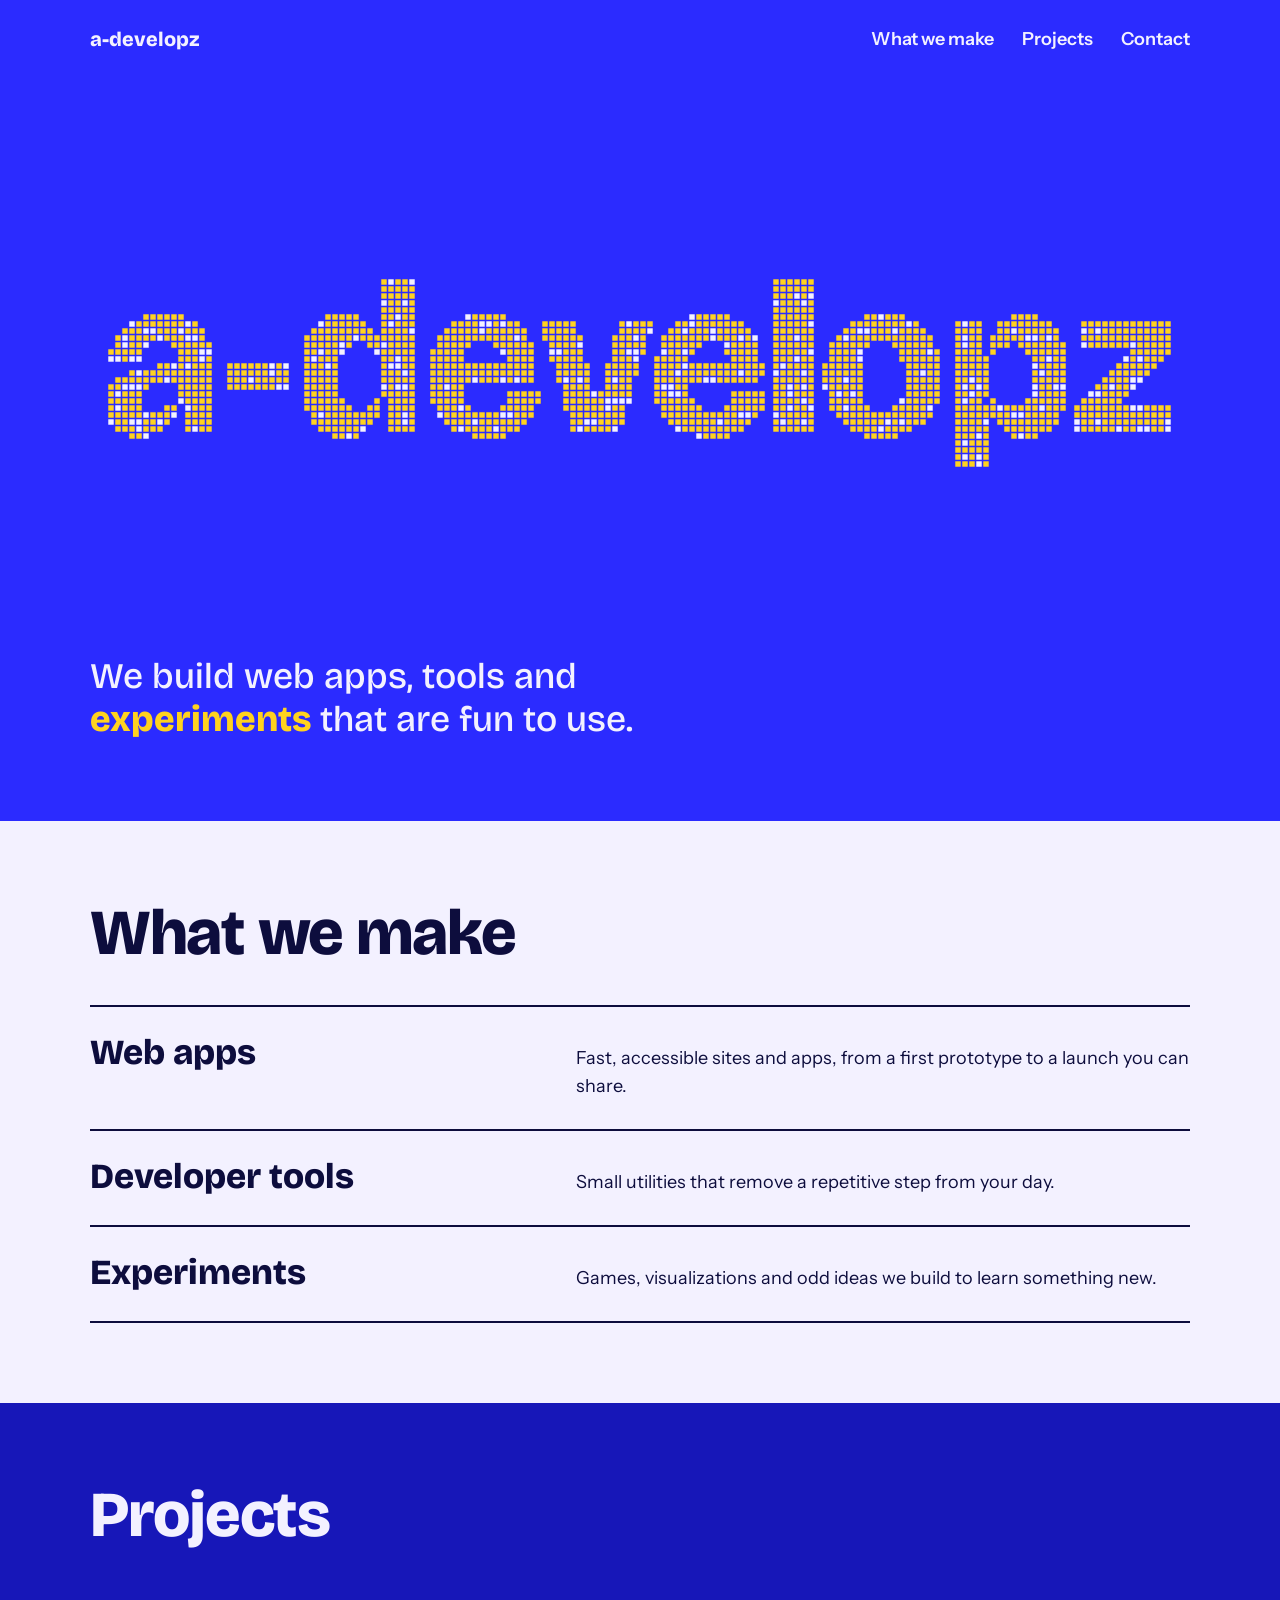
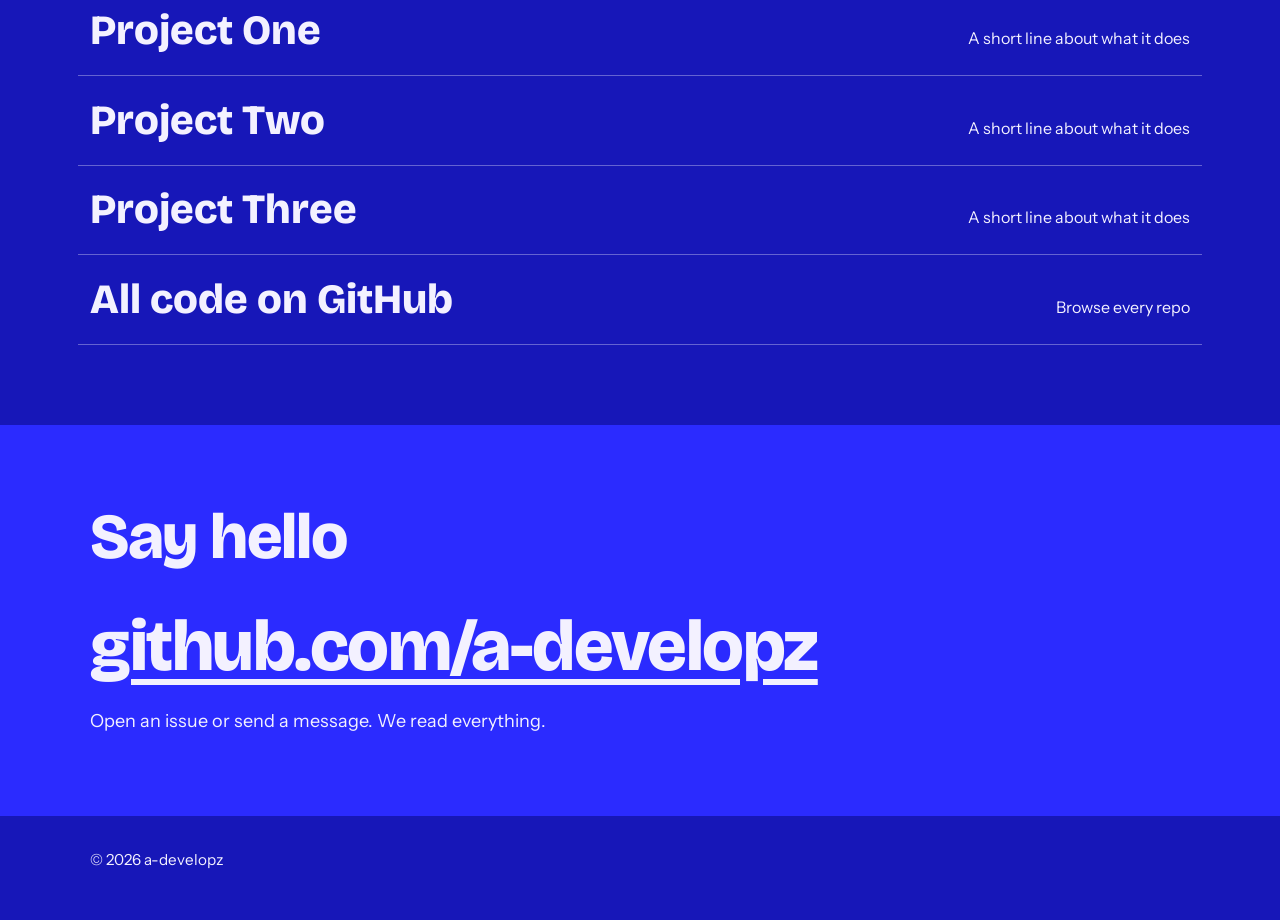
<file: index.html>
<!DOCTYPE html>
<html lang="en">
<head>
<meta charset="utf-8">
<meta name="viewport" content="width=device-width, initial-scale=1">
<title>a-developz</title>
<meta name="description" content="a-developz builds web apps, tools and experiments.">
<link rel="icon" href="data:image/svg+xml,<svg xmlns=%22http://www.w3.org/2000/svg%22 viewBox=%220 0 100 100%22><text y=%22.9em%22 font-size=%2290%22>⚡</text></svg>">
<link rel="preconnect" href="https://fonts.googleapis.com">
<link rel="preconnect" href="https://fonts.gstatic.com" crossorigin>
<link href="https://fonts.googleapis.com/css2?family=Bricolage+Grotesque:opsz,wght@12..96,500;12..96,800&family=Instrument+Sans:wght@400;600&display=swap" rel="stylesheet">
<style>
  :root {
    --ultra: #2b2bff;
    --deep: #1717b8;
    --paper: #f3f1ff;
    --volt: #ffd21f;
    --ink: #0d0d3d;
    --display: "Bricolage Grotesque", "Arial Black", system-ui, sans-serif;
    --body: "Instrument Sans", system-ui, -apple-system, "Segoe UI", sans-serif;
  }
  * { box-sizing: border-box; margin: 0; }
  html { scroll-behavior: smooth; }
  body {
    background: var(--ultra);
    color: var(--paper);
    font-family: var(--body);
    font-size: 1.125rem;
    line-height: 1.55;
    -webkit-font-smoothing: antialiased;
  }
  a { color: inherit; }
  :focus-visible { outline: 3px solid var(--volt); outline-offset: 4px; }
  .wrap { width: min(1100px, 100% - 3rem); margin-inline: auto; }

  /* Header */
  header { padding: 1.5rem 0; }
  header .wrap { display: flex; justify-content: space-between; align-items: center; gap: 1rem; }
  .logo { font-family: var(--display); font-weight: 800; font-size: 1.25rem; text-decoration: none; }
  nav { display: flex; gap: 1.75rem; }
  nav a { text-decoration: none; font-weight: 600; }
  nav a:hover { color: var(--volt); }

  /* Hero: the one loud thing */
  .hero { position: relative; height: min(68vh, 560px); min-height: 320px; }
  .hero canvas { position: absolute; inset: 0; width: 100%; height: 100%; touch-action: pan-y; }
  .sr { position: absolute; width: 1px; height: 1px; overflow: hidden; clip: rect(0 0 0 0); white-space: nowrap; }
  .tagline {
    font-family: var(--display);
    font-weight: 500;
    font-size: clamp(1.4rem, 3.2vw, 2.25rem);
    line-height: 1.2;
    max-width: 26ch;
    padding: 1rem 0 5rem;
  }
  .tagline b { font-weight: 800; color: var(--volt); }

  /* Sections */
  section { padding: 5rem 0; }
  h2 {
    font-family: var(--display);
    font-weight: 800;
    font-size: clamp(2.25rem, 6vw, 4rem);
    line-height: 1;
    letter-spacing: -0.02em;
    margin-bottom: 2.5rem;
  }
  .light { background: var(--paper); color: var(--ink); }
  .dark { background: var(--deep); }

  /* What we make: a plain, wide list rather than a grid of cards */
  .makes { list-style: none; padding: 0; border-top: 2px solid var(--ink); }
  .makes li {
    display: grid;
    grid-template-columns: minmax(0, 1fr) minmax(0, 1.4fr);
    gap: 1rem 3rem;
    padding: 1.75rem 0;
    border-bottom: 2px solid var(--ink);
    align-items: baseline;
  }
  .makes h3 { font-family: var(--display); font-weight: 800; font-size: clamp(1.5rem, 3vw, 2.2rem); line-height: 1.05; }
  .makes p { max-width: 52ch; }

  /* Projects: rows that flood with colour on hover or focus */
  .projects { list-style: none; padding: 0; }
  .projects a {
    display: flex;
    justify-content: space-between;
    align-items: baseline;
    gap: 1.5rem;
    padding: 1.4rem 0.75rem;
    margin-inline: -0.75rem;
    border-bottom: 1px solid rgba(243, 241, 255, 0.35);
    text-decoration: none;
    transition: background-color .2s, color .2s, padding-left .2s;
  }
  .projects a:hover, .projects a:focus-visible { background: var(--volt); color: var(--ink); padding-left: 1.75rem; }
  .projects strong { font-family: var(--display); font-weight: 800; font-size: clamp(1.5rem, 4vw, 2.6rem); line-height: 1.05; }
  .projects span { text-align: right; max-width: 30ch; font-size: 1rem; }

  /* Contact */
  .contact { text-align: left; }
  .contact a.big {
    display: inline-block;
    font-family: var(--display);
    font-weight: 800;
    font-size: clamp(1.75rem, 6.5vw, 4.5rem);
    line-height: 1.05;
    letter-spacing: -0.02em;
    text-decoration-thickness: 0.08em;
    text-underline-offset: 0.12em;
    word-break: break-word;
  }
  .contact a.big:hover { color: var(--ultra); background: var(--volt); text-decoration: none; }
  .contact p { margin-top: 1.5rem; }
  footer { padding: 2rem 0 3rem; font-size: 0.95rem; }

  @media (max-width: 680px) {
    nav { gap: 1.1rem; }
    .makes li { grid-template-columns: 1fr; }
    .projects a { flex-direction: column; gap: 0.25rem; }
    .projects span { text-align: left; }
  }
</style>
</head>
<body>

<header>
  <div class="wrap">
    <a class="logo" href="#top">a-developz</a>
    <nav aria-label="Main">
      <a href="#make">What we make</a>
      <a href="#work">Projects</a>
      <a href="#contact">Contact</a>
    </nav>
  </div>
</header>

<main id="top">
  <div class="wrap">
    <div class="hero">
      <h1 class="sr">a-developz</h1>
      <canvas id="hero" aria-hidden="true"></canvas>
    </div>
    <!-- EDIT: your one-line pitch -->
    <p class="tagline">We build web apps, tools and <b>experiments</b> that are fun to use.</p>
  </div>

  <section id="make" class="light">
    <div class="wrap">
      <h2>What we make</h2>
      <!-- EDIT: replace with what you really do -->
      <ul class="makes">
        <li><h3>Web apps</h3><p>Fast, accessible sites and apps, from a first prototype to a launch you can share.</p></li>
        <li><h3>Developer tools</h3><p>Small utilities that remove a repetitive step from your day.</p></li>
        <li><h3>Experiments</h3><p>Games, visualizations and odd ideas we build to learn something new.</p></li>
      </ul>
    </div>
  </section>

  <section id="work" class="dark">
    <div class="wrap">
      <h2>Projects</h2>
      <!-- EDIT: swap in real project names, descriptions and links -->
      <ul class="projects">
        <li><a href="#"><strong>Project One</strong><span>A short line about what it does</span></a></li>
        <li><a href="#"><strong>Project Two</strong><span>A short line about what it does</span></a></li>
        <li><a href="#"><strong>Project Three</strong><span>A short line about what it does</span></a></li>
        <li><a href="https://github.com/a-developz"><strong>All code on GitHub</strong><span>Browse every repo</span></a></li>
      </ul>
    </div>
  </section>

  <section id="contact" class="contact">
    <div class="wrap">
      <h2>Say hello</h2>
      <!-- EDIT: add your real email or link -->
      <a class="big" href="https://github.com/a-developz">github.com/a-developz</a>
      <p>Open an issue or send a message. We read everything.</p>
    </div>
  </section>
</main>

<footer class="dark">
  <div class="wrap">© <span id="yr"></span> a-developz</div>
</footer>

<script>
(function () {
  document.getElementById("yr").textContent = new Date().getFullYear();

  var canvas = document.getElementById("hero");
  var ctx = canvas.getContext("2d");
  var reduce = window.matchMedia("(prefers-reduced-motion: reduce)").matches;
  var dpr = Math.min(window.devicePixelRatio || 1, 2);
  var W, H, parts = [], mouse = { x: -9999, y: -9999 }, raf = null, dot = 3;

  function build() {
    var r = canvas.getBoundingClientRect();
    W = r.width; H = r.height;
    canvas.width = W * dpr; canvas.height = H * dpr;

    // Draw the word offscreen, then turn its pixels into particles.
    var off = document.createElement("canvas");
    off.width = W; off.height = H;
    var o = off.getContext("2d");
    var family = getComputedStyle(document.body).getPropertyValue("--display");
    var size = 100;
    o.font = "800 " + size + "px " + family;
    var w = o.measureText("a-developz").width;
    size = Math.min(size * (W * 0.98) / w, H * 0.85);
    o.font = "800 " + size + "px " + family;
    o.textBaseline = "alphabetic";
    o.textAlign = "left";
    var tw = o.measureText("a-developz").width;
    o.fillText("a-developz", (W - tw) / 2, H * 0.5 + size * 0.34);

    var data = o.getImageData(0, 0, W, H).data;
    var gap = Math.max(4, Math.round(size / 34));
    dot = Math.max(2.5, gap * 0.78);
    parts = [];
    for (var y = 0; y < H; y += gap) {
      for (var x = 0; x < W; x += gap) {
        if (data[(Math.floor(y) * Math.floor(W) + Math.floor(x)) * 4 + 3] > 128) {
          parts.push({ x: x, y: y, ox: x, oy: y, vx: 0, vy: 0, hot: Math.random() < 0.12 });
        }
      }
    }
  }

  function draw() {
    ctx.setTransform(dpr, 0, 0, dpr, 0, 0);
    ctx.clearRect(0, 0, W, H);
    var R = 110, moving = false;
    for (var i = 0; i < parts.length; i++) {
      var p = parts[i];
      if (!reduce) {
        var dx = p.x - mouse.x, dy = p.y - mouse.y, d2 = dx * dx + dy * dy;
        if (d2 < R * R) {
          var d = Math.sqrt(d2) || 1, f = (R - d) / R;
          p.vx += (dx / d) * f * 6;
          p.vy += (dy / d) * f * 6;
        }
        p.vx += (p.ox - p.x) * 0.06; p.vy += (p.oy - p.y) * 0.06;
        p.vx *= 0.82; p.vy *= 0.82;
        p.x += p.vx; p.y += p.vy;
        if (Math.abs(p.vx) + Math.abs(p.vy) > 0.05) moving = true;
      }
      ctx.fillStyle = p.hot ? "#f3f1ff" : "#ffd21f";
      ctx.fillRect(p.x - dot / 2, p.y - dot / 2, dot, dot);
    }
    raf = (moving || mouse.x > -9000) && !reduce ? requestAnimationFrame(draw) : null;
  }

  function kick() { if (!raf) raf = requestAnimationFrame(draw); }

  function move(e) {
    var r = canvas.getBoundingClientRect();
    mouse.x = e.clientX - r.left; mouse.y = e.clientY - r.top;
    kick();
  }
  canvas.addEventListener("pointermove", move);
  canvas.addEventListener("pointerdown", move);
  canvas.addEventListener("pointerleave", function () { mouse.x = mouse.y = -9999; kick(); });

  var t;
  window.addEventListener("resize", function () {
    clearTimeout(t);
    t = setTimeout(function () { build(); kick(); }, 150);
  });

  function start() { build(); kick(); }
  if (document.fonts && document.fonts.load) {
    document.fonts.load("800 100px 'Bricolage Grotesque'").then(start, start);
  } else { start(); }
})();
</script>
</body>
</html>
</file>
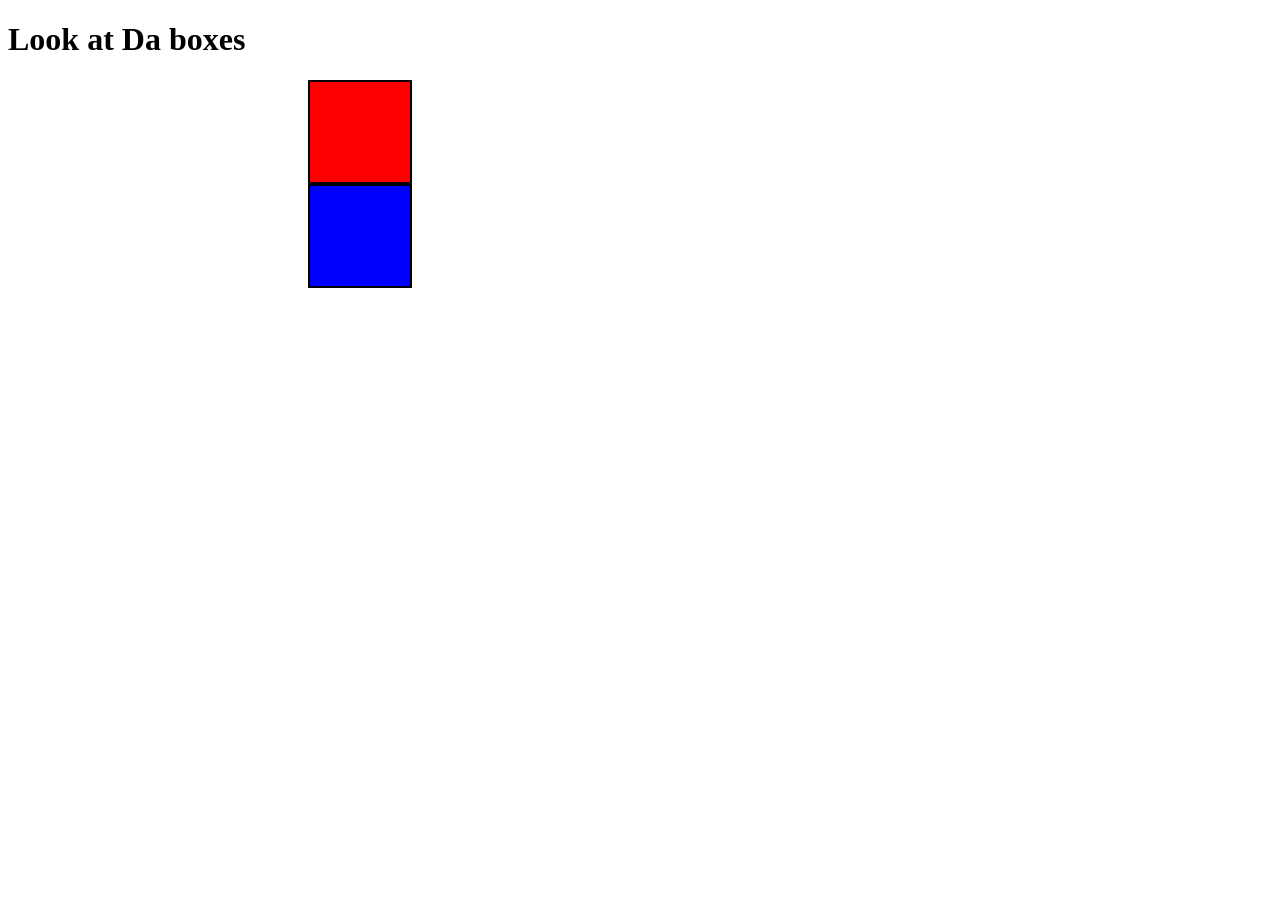
<file: practice/box_model.html>
<!DOCTYPE html>
<html lang="eng">
    <head>
        <title> Box model Practice</title>
                <script scr="../validate.js"></script>
                <style>
                    #redbox{
                        background-color:red;
                        height:100px;
                        width:100px;
                        border:2px black solid;
                        background-clip:content-box;
                        margin-left:300px;

                    }
                    #bluebox{
                        background-color:blue;
                        height:100px;
                        width:100px;
                        border:2px black solid;
                        background-clip:content-box;
                        margin-left:300px;
                        }



                </style>
            </head>
            <body>
                <h1>Look at Da boxes</h1>
                <div id="redbox"></div>
                <div id="bluebox"></div>
            </body>
            

</html>
</file>
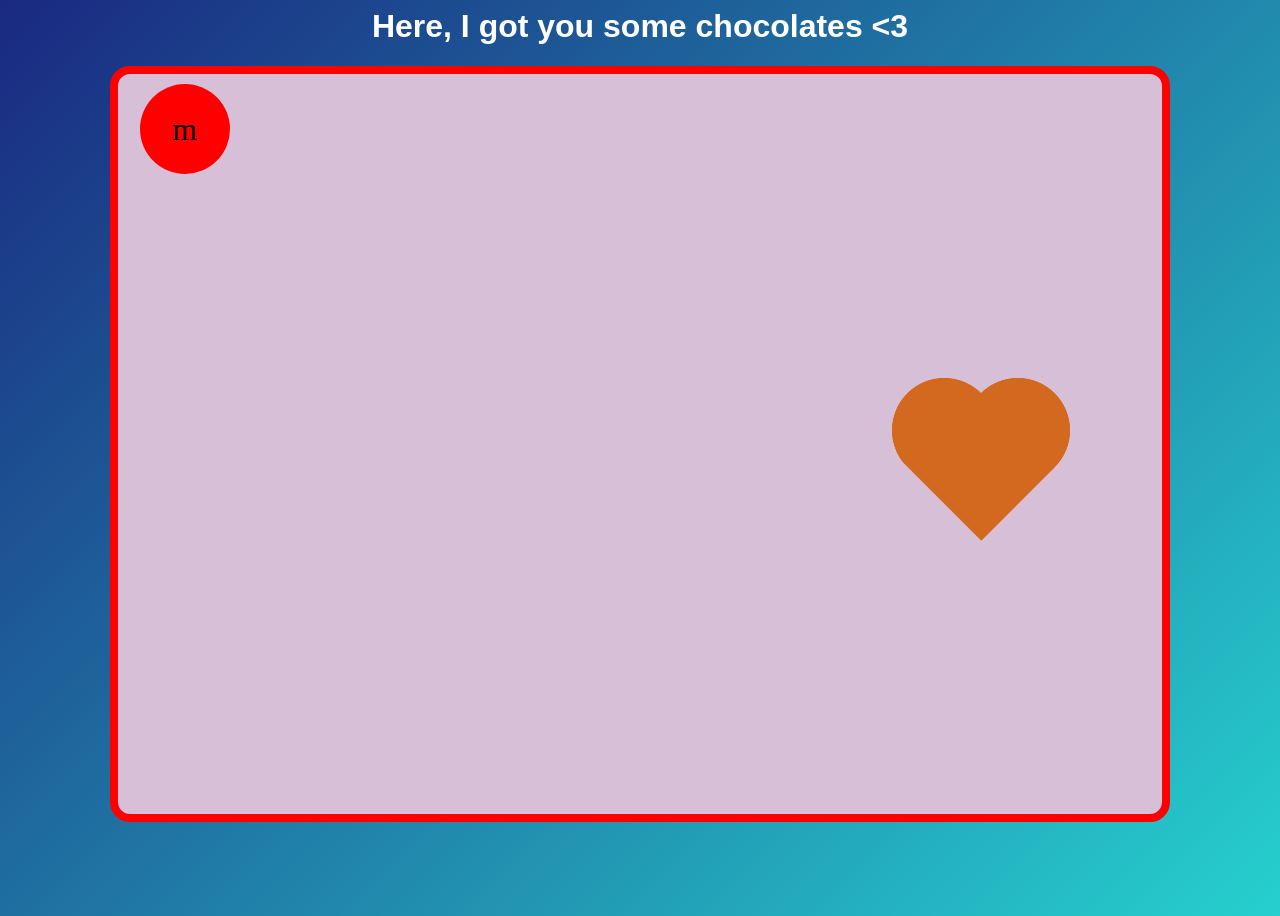
<file: practice/chocolates.html>
<html>
    <head>
        <style>
            body{
                background: linear-gradient(135deg, #1a2980, #26d0ce);
                height: 100vh;
            }
            h1{
                text-align: center;
                font-family: Tahoma, sans-serif;
                color: white;
            }
            .container {
              display: grid;
              width: 80vw;
              height: 80vh;
              margin: auto;
              grid-template-columns: 1fr 1fr 1fr;
              grid-template-rows: 1fr 1fr 1fr;
              background-color: Thistle;
              padding: 10px;
              border-radius: 20px;
              border: 8px solid red;
            }
            .heart {
              height: 20vh; /* adjust to control the size */
              aspect-ratio: 1;
              --_m: radial-gradient(#000 69%,#0000 70%) 84.5%/50%;
              -webkit-mask-box-image: var(--_m);
                         mask-border: var(--_m);
              clip-path: polygon(-41% 0,50% 91%, 141% 0);
              background-color: chocolate;
              margin: auto;
            }
            /* fallback until better support for mask-border */
            @supports not (-webkit-mask-box-image: var(--_m)) { 
              .heart {
                mask:
                 radial-gradient(at 70% 31%,#000 29%,#0000 30%),
                 radial-gradient(at 30% 31%,#000 29%,#0000 30%),
                 conic-gradient(#000 0 0) bottom/100% 50% no-repeat;
              }
            }
            #chocolateheart{
                grid-column-start: 3;
                grid-row-start:2;
            }
            .lilbits{
                grid-column-start: 1;
                grid-row-start: 1;
                display: grid;
              grid-template-columns: 1fr 1fr 1fr;
              grid-template-rows: 1fr 1fr 1fr;
            }
            #mnm{
                grid-column-start:1;
                grid-row-start:1;
                width:10vh;
                height:10vh;
                background-color:red;
                border-radius:50%;
                margin: auto;
                display: grid;
                place-items: center;
                font-size: 2em;
            }
        </style>
    </head>
    <body>
        <h1>Here, I got you some chocolates &lt;3</h1>
        <div class="container">
            <div class="heart" id="chocolateheart"></div>
            <div class="lilbits">
                <div id="mnm">
                m
                </div>
                <!-- TODO: Add some more divs here, and style them
                    to fill in the 'lilbits' part of the chocolate box -->
            </div>
            <!-- TODO: Add some more divs here, and style them
                to fill in the other sections of the chocolate box -->
        </div>
    </body>
</html>
</file>
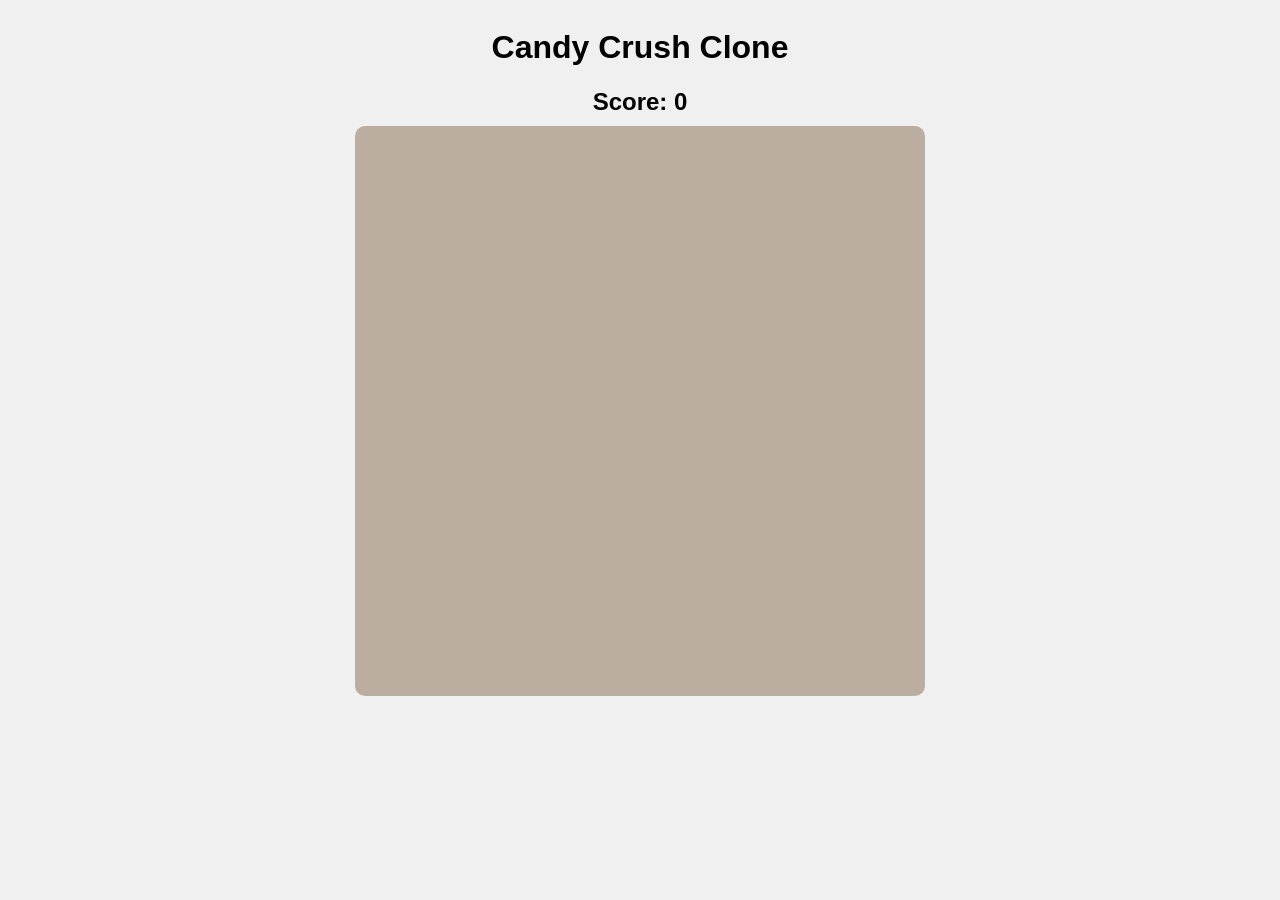
<file: practice/cocodraft.html>
<!DOCTYPE html>
<html lang="en">
<head>
    <meta charset="UTF-8">
    <meta name="viewport" content="width=device-width, initial-scale=1.0">
    <title>Candy Crush Clone</title>
    <style>
        body {
            font-family: Arial, sans-serif;
            display: flex;
            flex-direction: column;
            align-items: center;
            background-color: #f0f0f0;
        }
        .grid {
            width: 560px;
            height: 560px;
            display: flex;
            flex-wrap: wrap;
            background-color: #bbada0;
            padding: 5px;
            border-radius: 10px;
        }
        .grid div {
            height: 60px;
            width: 60px;
            margin: 5px;
            border-radius: 50%;
            background-size: cover;
            background-position: center;
            cursor: grab;
            border: 2px solid transparent;
        }
        .grid div:active {
            cursor: grabbing;
        }
        #score {
            font-size: 24px;
            margin-bottom: 10px;
            font-weight: bold;
        }
    </style>
</head>
<body>
    <h1>Candy Crush Clone</h1>
    <div id="score">Score: 0</div>
    <div class="grid"></div>

    <script>
        document.addEventListener('DOMContentLoaded', () => {
            const grid = document.querySelector('.grid');
            const scoreDisplay = document.getElementById('score');
            const width = 8;
            const squares = [];
            let score = 0;

            // REPLACE THESE URLs WITH ACTUAL CANDY IMAGE LINKS
            const candyColors = [
                'url("https://raw.githubusercontent.com/arpit456jain/Amazing-Js-Projects/master/Candy%20Crush/utils/red-candy.png")',
                'url("https://raw.githubusercontent.com/arpit456jain/Amazing-Js-Projects/master/Candy%20Crush/utils/blue-candy.png")',
                'url("https://raw.githubusercontent.com/arpit456jain/Amazing-Js-Projects/master/Candy%20Crush/utils/green-candy.png")',
                'url("https://raw.githubusercontent.com/arpit456jain/Amazing-Js-Projects/master/Candy%20Crush/utils/yellow-candy.png")',
                'url("https://raw.githubusercontent.com/arpit456jain/Amazing-Js-Projects/master/Candy%20Crush/utils/orange-candy.png")',
                'url("https://raw.githubusercontent.com/arpit456jain/Amazing-Js-Projects/master/Candy%20Crush/utils/purple-candy.png")'
            ];

            // Create Board
            function createBoard() {
                for (let i = 0; i < width * width; i++) {
                    const square = document.createElement('div');
                    square.setAttribute('draggable', true);
                    square.setAttribute('id', i);
                    let randomColor = Math.floor(Math.random() * candyColors.length);
                    square.style.backgroundImage = candyColors[randomColor];
                    grid.appendChild(square);
                    squares.push(square);
                }
            }
            createBoard();

            // Dragging the Candy
            let colorBeingDragged;
            let colorBeingReplaced;
            let squareIdBeingDragged;
            let squareIdBeingReplaced;

            squares.forEach(square => square.addEventListener('dragstart', dragStart));
            squares.forEach(square => square.addEventListener('dragend', dragEnd));
            squares.forEach(square => square.addEventListener('dragover', dragOver));
            squares.forEach(square => square.addEventListener('dragenter', dragEnter));
            squares.forEach(square => square.addEventListener('drageleave', dragLeave));
            squares.forEach(square => square.addEventListener('drop', dragDrop));

            function dragStart() {
                colorBeingDragged = this.style.backgroundImage;
                squareIdBeingDragged = parseInt(this.id);
            }

            function dragOver(e) {
                e.preventDefault();
            }

            function dragEnter(e) {
                e.preventDefault();
            }

            function dragLeave() {
                this.style.backgroundImage = "";
            }

            function dragDrop() {
                colorBeingReplaced = this.style.backgroundImage;
                squareIdBeingReplaced = parseInt(this.id);
                this.style.backgroundImage = colorBeingDragged;
                squares[squareIdBeingDragged].style.backgroundImage = colorBeingReplaced;
            }

            function dragEnd() {
                let validMoves = [
                    squareIdBeingDragged - 1,
                    squareIdBeingDragged - width,
                    squareIdBeingDragged + 1,
                    squareIdBeingDragged + width
                ];
                let validMove = validMoves.includes(squareIdBeingReplaced);

                if (squareIdBeingReplaced && validMove) {
                    squareIdBeingReplaced = null;
                } else if (squareIdBeingReplaced && !validMove) {
                    squares[squareIdBeingReplaced].style.backgroundImage = colorBeingReplaced;
                    squares[squareIdBeingDragged].style.backgroundImage = colorBeingDragged;
                } else {
                    squares[squareIdBeingDragged].style.backgroundImage = colorBeingDragged;
                }
            }
        });
    </script>
</body>
</html>
</file>
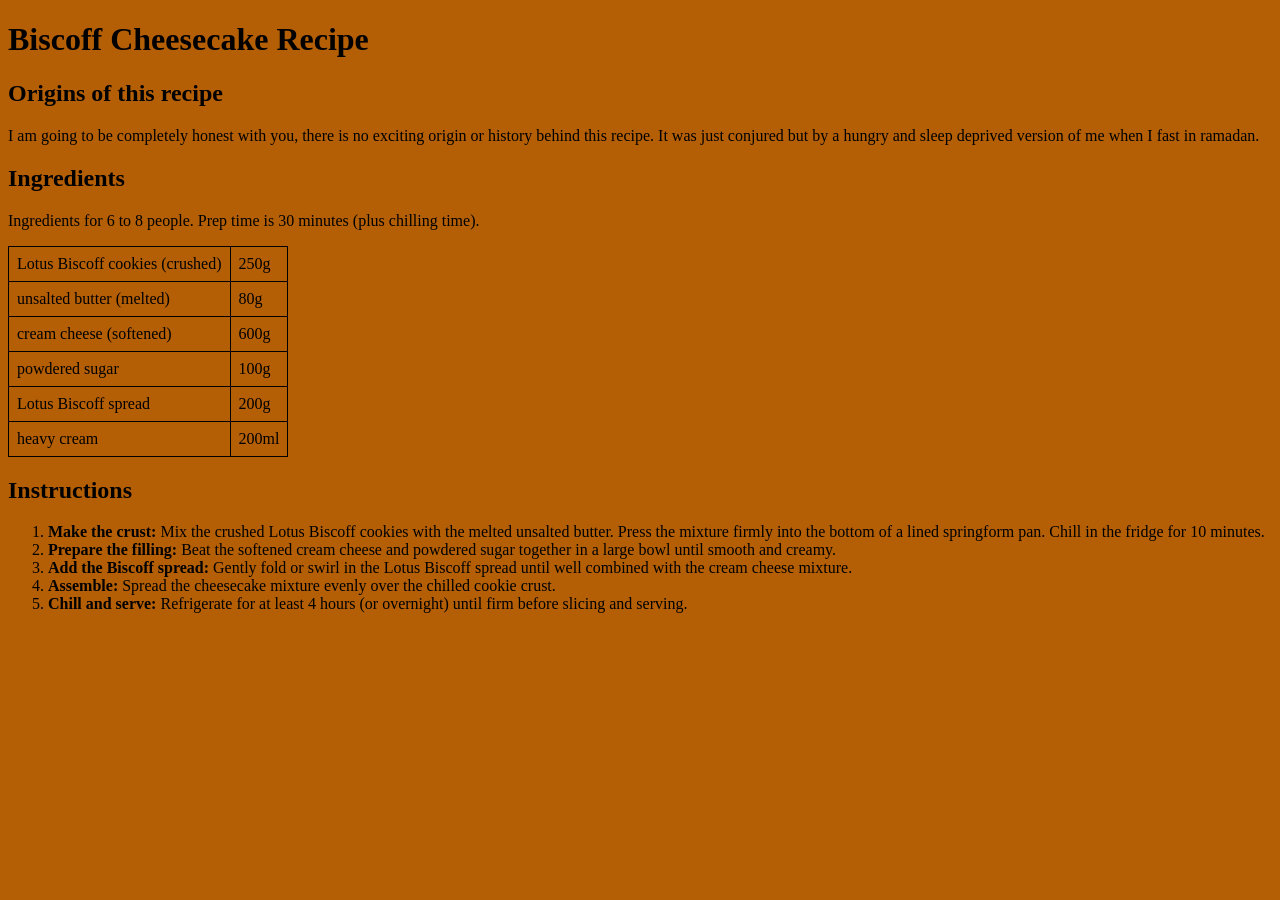
<file: projects/recipes/2.html>
<!DOCTYPE html>
<html lang="en">
<head>
    <title>Biscoff Cheesecake Recipe</title>
    <style>
        table, th, td {
            border: 1px solid black;
            border-collapse: collapse; /* makin border */
            padding: 8px; /* Adding lines to make the table look better */
        }
    </style>
</head> 
<body style="background-color: #b45f06;">
    <h1>Biscoff Cheesecake Recipe</h1>

    <h2>Origins of this recipe</h2>
    <p>I am going to be completely honest with you, there is no exciting origin or history behind this recipe. It was just conjured but by a hungry and sleep deprived version of me when I fast in ramadan. </p>
    
    <h2>Ingredients</h2> 
    <p>Ingredients for 6 to 8 people. Prep time is 30 minutes (plus chilling time).</p> 
    <table> 
        <body>
            <tr> 
                 <td>Lotus Biscoff cookies (crushed)</td>
                <td>250g</td>
            </tr>
            <tr>
                <td>unsalted butter (melted)</td>
                <td>80g</td>
            </tr>
            <tr>
                <td>cream cheese (softened)</td>
                <td>600g</td>
            </tr>
            <tr>
                <td>powdered sugar</td>
                <td>100g</td>
            </tr>
            <tr>
                <td>Lotus Biscoff spread</td>
                <td>200g</td>
            </tr>
            <tr>
                <td>heavy cream</td>
                <td>200ml</td>
                 </tr>
        </tbody>
    </table>
    <h2>Instructions</h2>
    <ol>
        <li><strong>Make the crust:</strong> Mix the crushed Lotus Biscoff cookies with the melted unsalted butter. Press the mixture firmly into the bottom of a lined springform pan. Chill in the fridge for 10 minutes.</li>
        <li><strong>Prepare the filling:</strong> Beat the softened cream cheese and powdered sugar together in a large bowl until smooth and creamy.</li>
        <li><strong>Add the Biscoff spread:</strong> Gently fold or swirl in the Lotus Biscoff spread until well combined with the cream cheese mixture.</li>
        <li><strong>Assemble:</strong> Spread the cheesecake mixture evenly over the chilled cookie crust.</li>
        <li><strong>Chill and serve:</strong> Refrigerate for at least 4 hours (or overnight) until firm before slicing and serving.</li>
    </ol>
</body>
</html>
</file>
